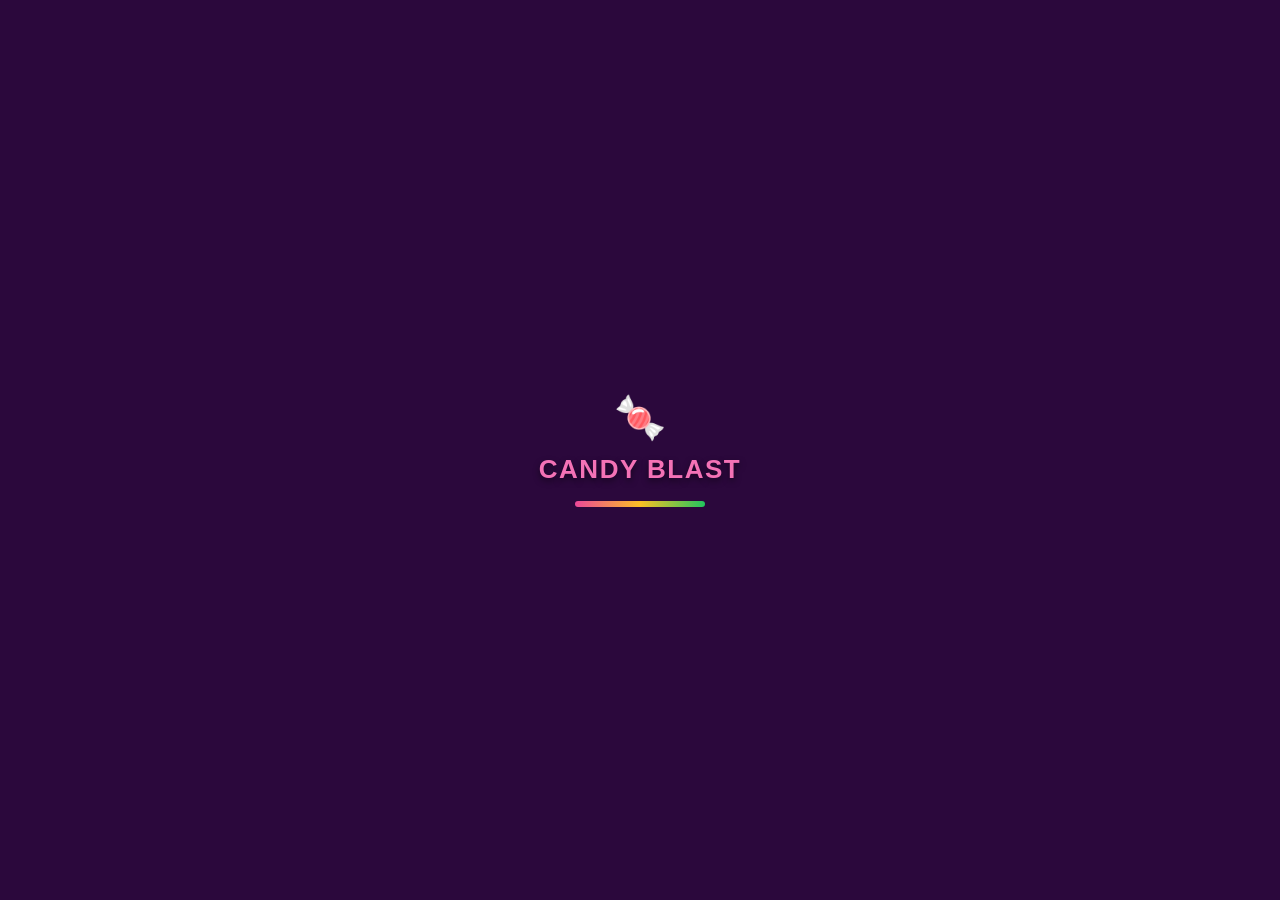
<file: index.html>
<!doctype html>
<html lang="en">
  <head>
    <meta charset="UTF-8" />
    <meta name="viewport" content="width=device-width, initial-scale=1.0, maximum-scale=1.0, user-scalable=no, viewport-fit=cover" />
    <title>Candy Blast - Sweet Match 3 Saga</title>
    <meta name="description" content="Play Candy Blast! The sweetest match-3 puzzle game with juicy cascades, special candies, and exciting levels." />
    <meta property="og:title" content="Candy Blast - Sweet Match 3 Saga" />
    <meta property="og:description" content="Play Candy Blast! The sweetest match-3 puzzle game with juicy cascades, special candies, and exciting levels." />
    <meta property="og:type" content="website" />
    <meta name="twitter:card" content="summary_large_image" />
    <link rel="preconnect" href="https://fonts.googleapis.com">
    <link rel="preconnect" href="https://fonts.gstatic.com" crossorigin>
    <link href="https://fonts.googleapis.com/css2?family=Fredoka:wght@400;600;700;800;900&family=Nunito:wght@600;700;800;900&display=swap" rel="stylesheet" media="print" onload="this.media='all'">
    <noscript>
      <link href="https://fonts.googleapis.com/css2?family=Fredoka:wght@400;600;700;800;900&family=Nunito:wght@600;700;800;900&display=swap" rel="stylesheet">
    </noscript>
    <style>
      html, body {
        margin: 0;
        padding: 0;
        width: 100%;
        height: 100%;
        background-color: #2b083c;
        color: #ffffff;
        overflow-x: hidden;
      }
    </style>
  </head>
  <body class="bg-[#2b083c] text-white">
    <div id="root">
      <div style="position:fixed;inset:0;background:#2b083c;display:flex;flex-direction:column;align-items:center;justify-content:center;color:#fff;font-family:sans-serif;z-index:99999;">
        <div style="font-size:42px;margin-bottom:12px;animation:candyPulse 1.2s infinite ease-in-out;">🍬</div>
        <div style="font-size:26px;font-weight:900;letter-spacing:1.5px;color:#f472b6;text-shadow:0 3px 6px rgba(0,0,0,0.5);">CANDY BLAST</div>
        <div style="margin-top:16px;width:130px;height:6px;background:rgba(255,255,255,0.15);border-radius:9999px;overflow:hidden;">
          <div style="width:100%;height:100%;background:linear-gradient(90deg,#ec4899,#fbbf24,#22c55e);animation:candyLoad 1.2s infinite ease-in-out;"></div>
        </div>
        <style>
          @keyframes candyPulse { 0%,100% { transform:scale(1); } 50% { transform:scale(1.15); } }
          @keyframes candyLoad { 0% { transform:translateX(-100%); } 100% { transform:translateX(100%); } }
        </style>
      </div>
    </div>
    <script type="module" src="/src/main.tsx"></script>
  </body>
</html>
</file>
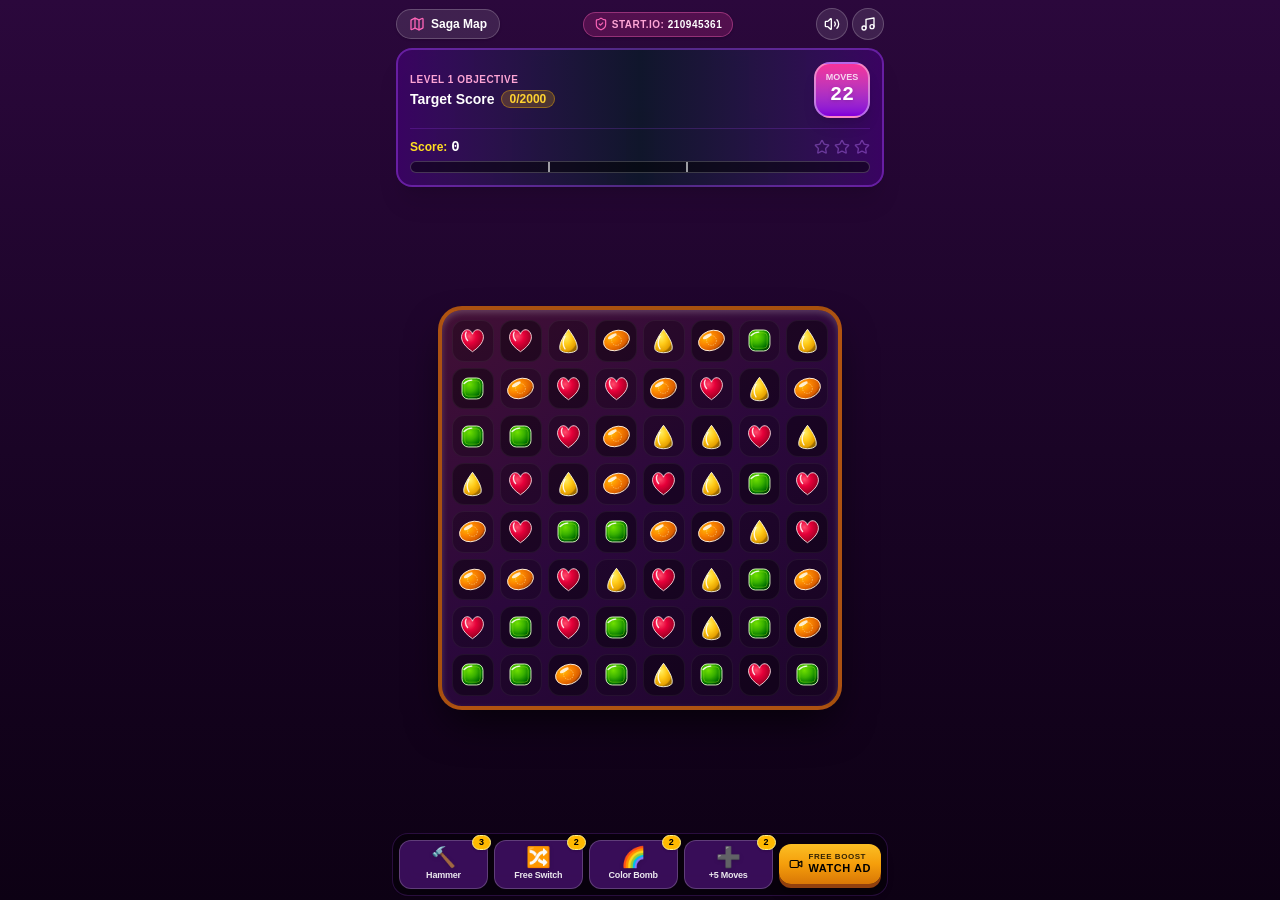
<file: android/app/src/main/assets/public/index.html>
<!doctype html>
<html lang="en">
  <head>
    <meta charset="UTF-8" />
    <meta name="viewport" content="width=device-width, initial-scale=1.0, maximum-scale=1.0, user-scalable=no, viewport-fit=cover" />
    <title>Candy Blast - Sweet Match 3 Saga</title>
    <meta name="description" content="Play Candy Blast! The sweetest match-3 puzzle game with juicy cascades, special candies, and exciting levels." />
    <meta property="og:title" content="Candy Blast - Sweet Match 3 Saga" />
    <meta property="og:description" content="Play Candy Blast! The sweetest match-3 puzzle game with juicy cascades, special candies, and exciting levels." />
    <meta property="og:type" content="website" />
    <meta name="twitter:card" content="summary_large_image" />
    <link rel="preconnect" href="https://fonts.googleapis.com">
    <link rel="preconnect" href="https://fonts.gstatic.com" crossorigin>
    <link href="https://fonts.googleapis.com/css2?family=Fredoka:wght@400;600;700;800;900&family=Nunito:wght@600;700;800;900&display=swap" rel="stylesheet" media="print" onload="this.media='all'">
    <noscript>
      <link href="https://fonts.googleapis.com/css2?family=Fredoka:wght@400;600;700;800;900&family=Nunito:wght@600;700;800;900&display=swap" rel="stylesheet">
    </noscript>
    <style>html,body{color:#fff;background-color:#2b083c;width:100%;height:100%;margin:0;padding:0;overflow-x:hidden}</style>
    <script type="module" crossorigin src="./assets/index-BdEiOBF1.js"></script>
    <link rel="stylesheet" crossorigin href="./assets/index-B6xc1Txb.css">
  </head>
  <body class="bg-[#2b083c] text-white">
    <div id="root">
      <div style="position:fixed;inset:0;background:#2b083c;display:flex;flex-direction:column;align-items:center;justify-content:center;color:#fff;font-family:sans-serif;z-index:99999;">
        <div style="font-size:42px;margin-bottom:12px;animation:candyPulse 1.2s infinite ease-in-out;">🍬</div>
        <div style="font-size:26px;font-weight:900;letter-spacing:1.5px;color:#f472b6;text-shadow:0 3px 6px rgba(0,0,0,0.5);">CANDY BLAST</div>
        <div style="margin-top:16px;width:130px;height:6px;background:rgba(255,255,255,0.15);border-radius:9999px;overflow:hidden;">
          <div style="width:100%;height:100%;background:linear-gradient(90deg,#ec4899,#fbbf24,#22c55e);animation:candyLoad 1.2s infinite ease-in-out;"></div>
        </div>
        <style>@keyframes candyPulse{0%,to{transform:scale(1)}50%{transform:scale(1.15)}}@keyframes candyLoad{0%{transform:translate(-100%)}to{transform:translate(100%)}}</style>
      </div>
    </div>
  </body>
</html>
</file>
